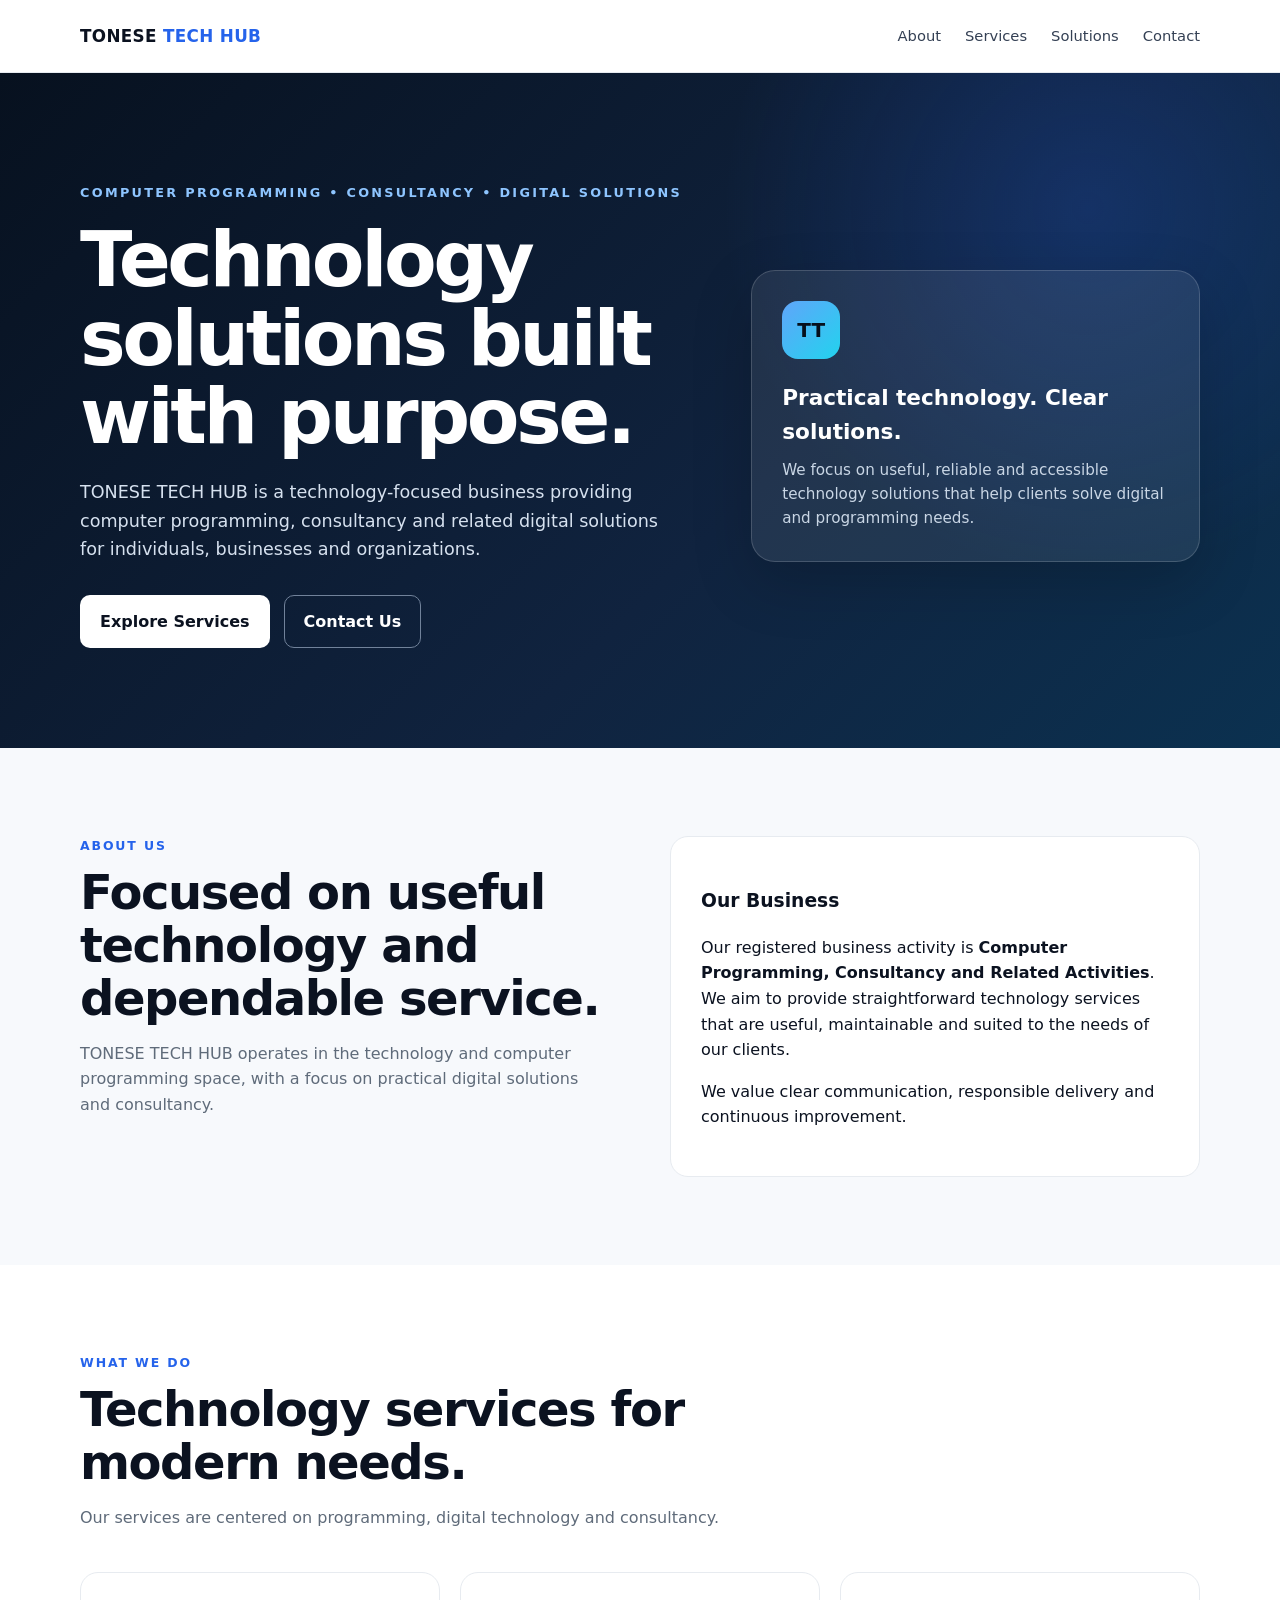
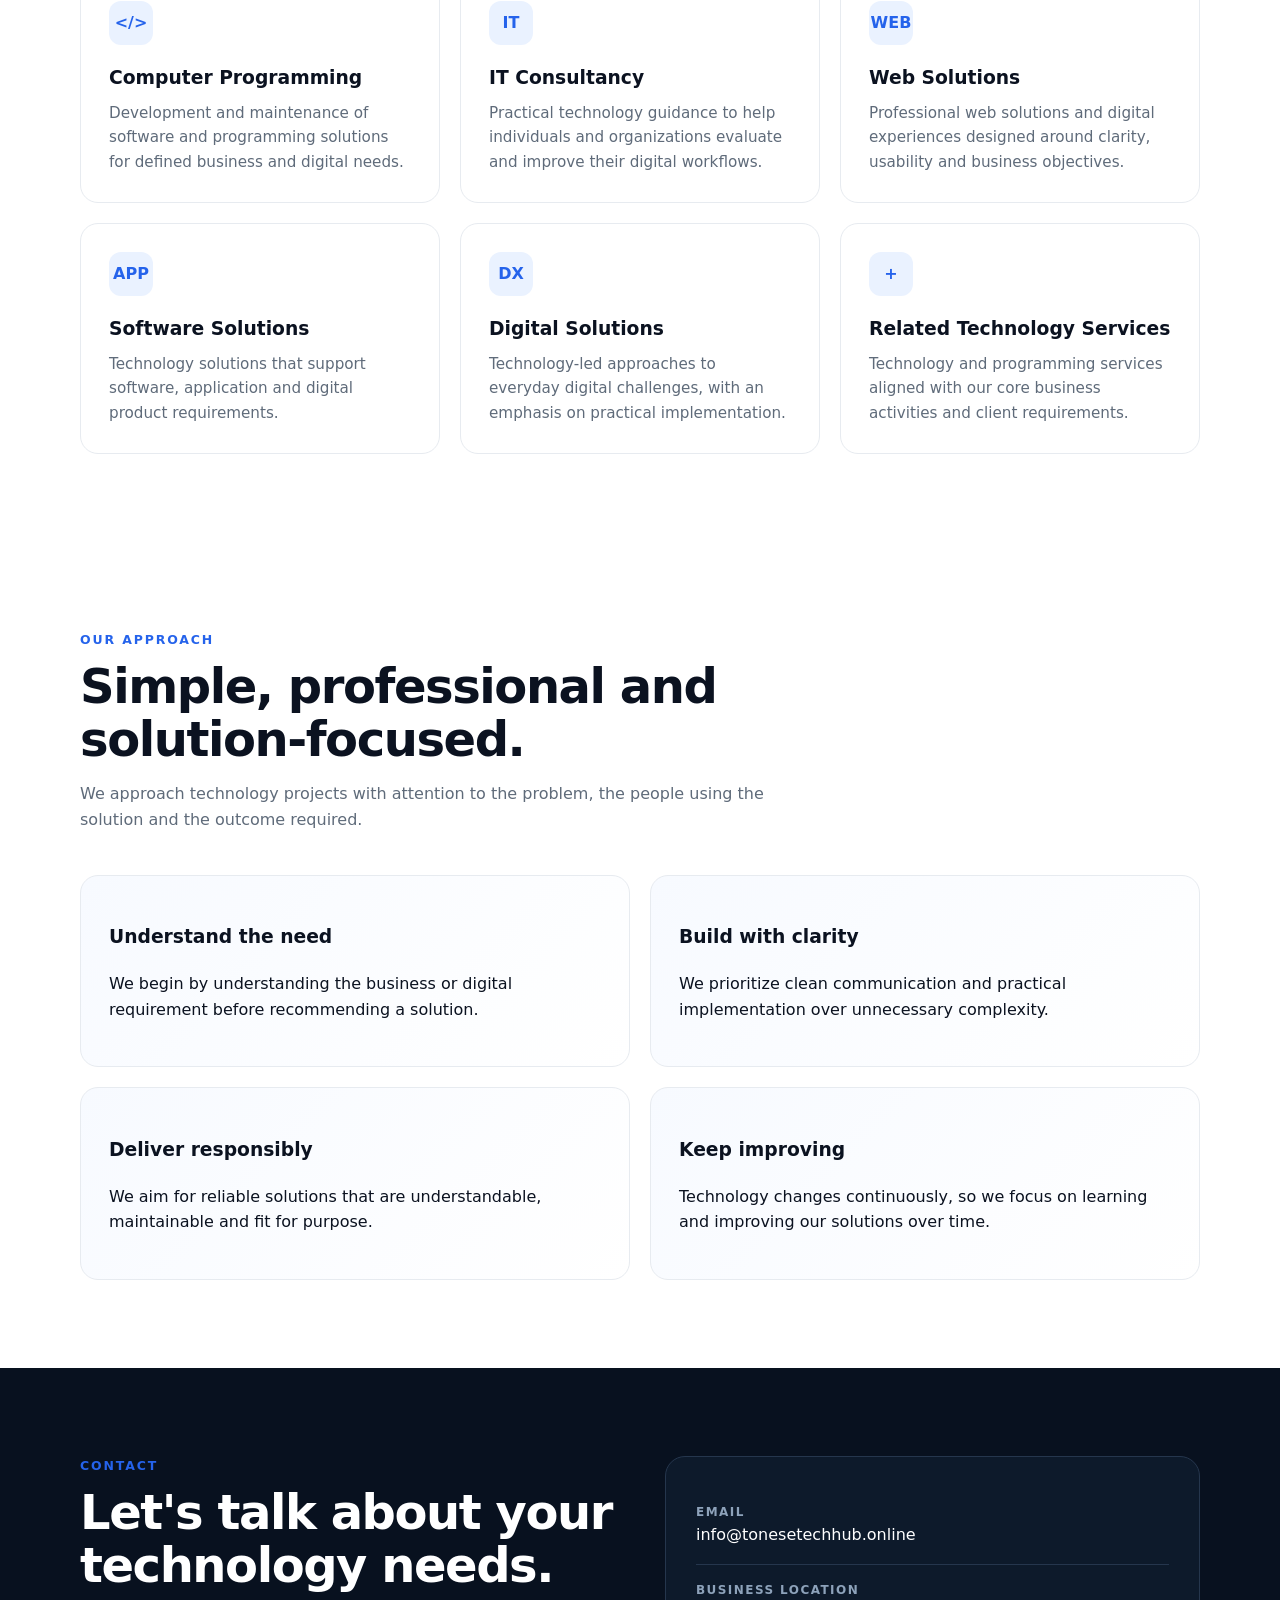
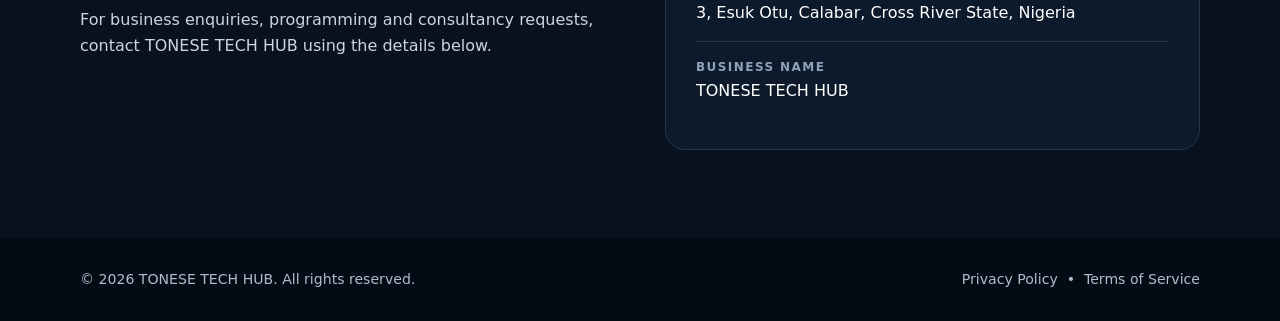
<file: index.html>
<!doctype html>
<html lang="en">
<head>
<meta charset="utf-8">
<meta name="viewport" content="width=device-width,initial-scale=1">
<title>TONESE TECH HUB | Computer Programming & Consultancy</title>
<meta name="description" content="TONESE TECH HUB provides computer programming, consultancy and related technology solutions from Calabar, Cross River State, Nigeria.">
<link rel="stylesheet" href="styles.css">
</head>
<body>
<header>
  <div class="container nav">
    <a class="brand" href="#home">TONESE <span>TECH HUB</span></a>
    <nav class="navlinks">
      <a href="#about">About</a><a href="#services">Services</a><a href="#solutions">Solutions</a><a href="#contact">Contact</a>
    </nav>
  </div>
</header>

<main>
<section class="hero" id="home">
  <div class="container hero-grid">
    <div>
      <div class="eyebrow">Computer Programming • Consultancy • Digital Solutions</div>
      <h1>Technology solutions built with purpose.</h1>
      <p>TONESE TECH HUB is a technology-focused business providing computer programming, consultancy and related digital solutions for individuals, businesses and organizations.</p>
      <div class="buttons">
        <a class="btn btn-primary" href="#services">Explore Services</a>
        <a class="btn btn-outline" href="#contact">Contact Us</a>
      </div>
    </div>
    <div class="hero-card">
      <div class="mark">TT</div>
      <h3>Practical technology. Clear solutions.</h3>
      <p>We focus on useful, reliable and accessible technology solutions that help clients solve digital and programming needs.</p>
    </div>
  </div>
</section>

<section id="about" class="about">
  <div class="container about-grid">
    <div class="section-head">
      <div class="kicker">About Us</div>
      <h2>Focused on useful technology and dependable service.</h2>
      <p>TONESE TECH HUB operates in the technology and computer programming space, with a focus on practical digital solutions and consultancy.</p>
    </div>
    <div class="about-box">
      <h3>Our Business</h3>
      <p>Our registered business activity is <strong>Computer Programming, Consultancy and Related Activities</strong>. We aim to provide straightforward technology services that are useful, maintainable and suited to the needs of our clients.</p>
      <p>We value clear communication, responsible delivery and continuous improvement.</p>
    </div>
  </div>
</section>

<section id="services">
  <div class="container">
    <div class="section-head">
      <div class="kicker">What We Do</div>
      <h2>Technology services for modern needs.</h2>
      <p>Our services are centered on programming, digital technology and consultancy.</p>
    </div>
    <div class="cards">
      <article class="card"><div class="icon">&lt;/&gt;</div><h3>Computer Programming</h3><p>Development and maintenance of software and programming solutions for defined business and digital needs.</p></article>
      <article class="card"><div class="icon">IT</div><h3>IT Consultancy</h3><p>Practical technology guidance to help individuals and organizations evaluate and improve their digital workflows.</p></article>
      <article class="card"><div class="icon">WEB</div><h3>Web Solutions</h3><p>Professional web solutions and digital experiences designed around clarity, usability and business objectives.</p></article>
      <article class="card"><div class="icon">APP</div><h3>Software Solutions</h3><p>Technology solutions that support software, application and digital product requirements.</p></article>
      <article class="card"><div class="icon">DX</div><h3>Digital Solutions</h3><p>Technology-led approaches to everyday digital challenges, with an emphasis on practical implementation.</p></article>
      <article class="card"><div class="icon">+</div><h3>Related Technology Services</h3><p>Technology and programming services aligned with our core business activities and client requirements.</p></article>
    </div>
  </div>
</section>

<section id="solutions" class="solutions">
  <div class="container">
    <div class="section-head">
      <div class="kicker">Our Approach</div>
      <h2>Simple, professional and solution-focused.</h2>
      <p>We approach technology projects with attention to the problem, the people using the solution and the outcome required.</p>
    </div>
    <div class="solution-grid">
      <div class="solution"><h3>Understand the need</h3><p>We begin by understanding the business or digital requirement before recommending a solution.</p></div>
      <div class="solution"><h3>Build with clarity</h3><p>We prioritize clean communication and practical implementation over unnecessary complexity.</p></div>
      <div class="solution"><h3>Deliver responsibly</h3><p>We aim for reliable solutions that are understandable, maintainable and fit for purpose.</p></div>
      <div class="solution"><h3>Keep improving</h3><p>Technology changes continuously, so we focus on learning and improving our solutions over time.</p></div>
    </div>
  </div>
</section>

<section id="contact" class="contact">
  <div class="container contact-grid">
    <div>
      <div class="kicker">Contact</div>
      <h2>Let's talk about your technology needs.</h2>
      <p>For business enquiries, programming and consultancy requests, contact TONESE TECH HUB using the details below.</p>
    </div>
    <div class="contact-card">
      <div class="contact-item"><div class="label">Email</div><a href="mailto:info@tonesetechhub.online">info@tonesetechhub.online</a></div>
      <div class="contact-item"><div class="label">Business Location</div><div>3, Esuk Otu, Calabar, Cross River State, Nigeria</div></div>
      <div class="contact-item"><div class="label">Business Name</div><div>TONESE TECH HUB</div></div>
    </div>
  </div>
</section>
</main>

<footer>
  <div class="container footer">
    <div>© 2026 TONESE TECH HUB. All rights reserved.</div>
    <div><a href="privacy.html">Privacy Policy</a> &nbsp;•&nbsp; <a href="terms.html">Terms of Service</a></div>
  </div>
</footer>
</body>
</html>
</file>
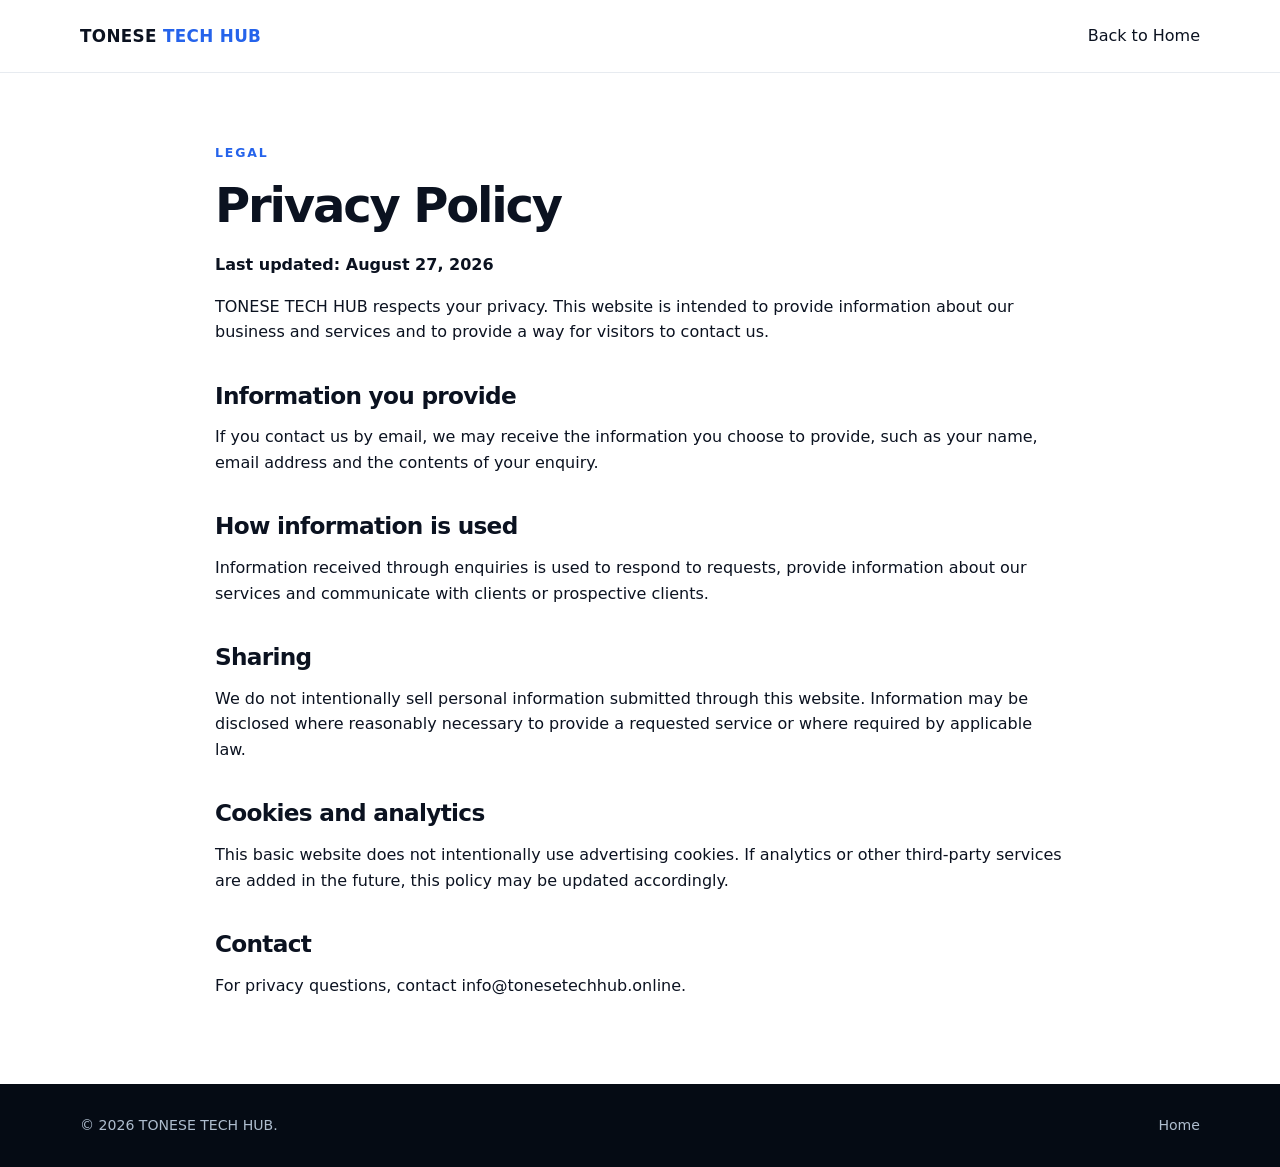
<file: privacy.html>
<!doctype html>
<html lang="en"><head><meta charset="utf-8"><meta name="viewport" content="width=device-width,initial-scale=1"><title>Privacy Policy | TONESE TECH HUB</title><link rel="stylesheet" href="styles.css"></head>
<body><header><div class="container nav"><a class="brand" href="index.html">TONESE <span>TECH HUB</span></a><a href="index.html">Back to Home</a></div></header>
<main class="legal container"><div class="kicker">Legal</div><h1>Privacy Policy</h1>
<p><strong>Last updated: August 27, 2026</strong></p>
<p>TONESE TECH HUB respects your privacy. This website is intended to provide information about our business and services and to provide a way for visitors to contact us.</p>
<h2>Information you provide</h2><p>If you contact us by email, we may receive the information you choose to provide, such as your name, email address and the contents of your enquiry.</p>
<h2>How information is used</h2><p>Information received through enquiries is used to respond to requests, provide information about our services and communicate with clients or prospective clients.</p>
<h2>Sharing</h2><p>We do not intentionally sell personal information submitted through this website. Information may be disclosed where reasonably necessary to provide a requested service or where required by applicable law.</p>
<h2>Cookies and analytics</h2><p>This basic website does not intentionally use advertising cookies. If analytics or other third-party services are added in the future, this policy may be updated accordingly.</p>
<h2>Contact</h2><p>For privacy questions, contact <a href="mailto:info@tonesetechhub.online">info@tonesetechhub.online</a>.</p>
</main><footer><div class="container footer"><div>© 2026 TONESE TECH HUB.</div><a href="index.html">Home</a></div></footer></body></html>
</file>
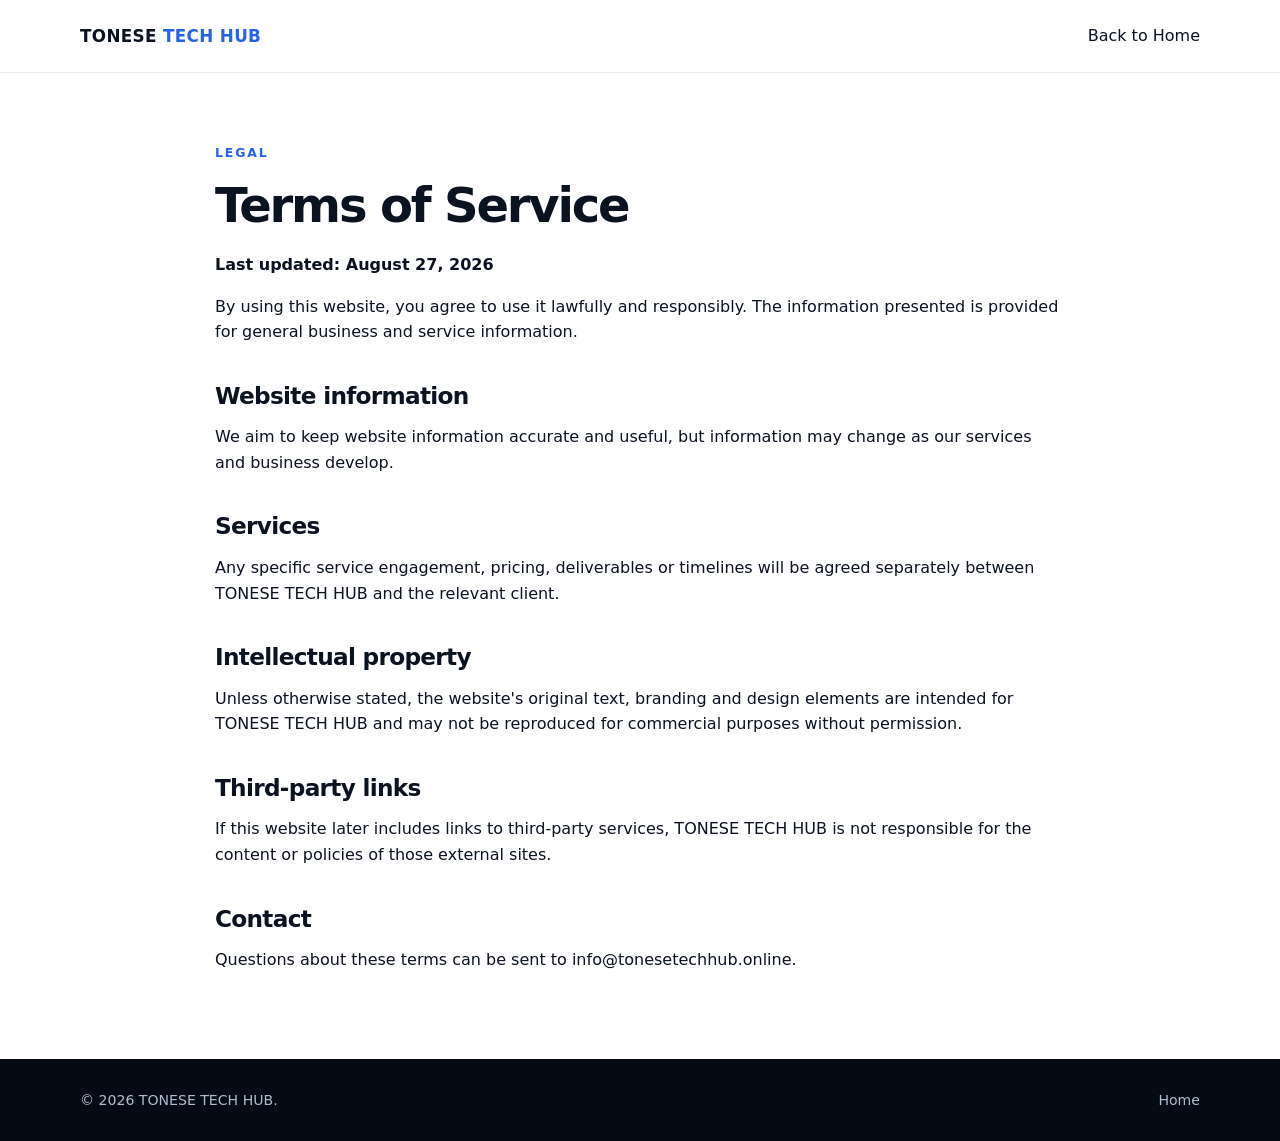
<file: terms.html>
<!doctype html>
<html lang="en"><head><meta charset="utf-8"><meta name="viewport" content="width=device-width,initial-scale=1"><title>Terms of Service | TONESE TECH HUB</title><link rel="stylesheet" href="styles.css"></head>
<body><header><div class="container nav"><a class="brand" href="index.html">TONESE <span>TECH HUB</span></a><a href="index.html">Back to Home</a></div></header>
<main class="legal container"><div class="kicker">Legal</div><h1>Terms of Service</h1>
<p><strong>Last updated: August 27, 2026</strong></p>
<p>By using this website, you agree to use it lawfully and responsibly. The information presented is provided for general business and service information.</p>
<h2>Website information</h2><p>We aim to keep website information accurate and useful, but information may change as our services and business develop.</p>
<h2>Services</h2><p>Any specific service engagement, pricing, deliverables or timelines will be agreed separately between TONESE TECH HUB and the relevant client.</p>
<h2>Intellectual property</h2><p>Unless otherwise stated, the website's original text, branding and design elements are intended for TONESE TECH HUB and may not be reproduced for commercial purposes without permission.</p>
<h2>Third-party links</h2><p>If this website later includes links to third-party services, TONESE TECH HUB is not responsible for the content or policies of those external sites.</p>
<h2>Contact</h2><p>Questions about these terms can be sent to <a href="mailto:info@tonesetechhub.online">info@tonesetechhub.online</a>.</p>
</main><footer><div class="container footer"><div>© 2026 TONESE TECH HUB.</div><a href="index.html">Home</a></div></footer></body></html>
</file>
<file: styles.css>
:root{
  --ink:#0b1220;
  --muted:#5f6b7a;
  --line:#e7ebf0;
  --bg:#f7f9fc;
  --card:#ffffff;
  --accent:#2563eb;
  --accent2:#0ea5e9;
  --dark:#08111f;
}
*{box-sizing:border-box}
html{scroll-behavior:smooth}
body{margin:0;font-family:Inter,ui-sans-serif,system-ui,-apple-system,BlinkMacSystemFont,"Segoe UI",sans-serif;color:var(--ink);background:#fff;line-height:1.6}
a{color:inherit;text-decoration:none}
.container{width:min(1120px,92%);margin:auto}
header{position:sticky;top:0;z-index:20;background:rgba(255,255,255,.94);backdrop-filter:blur(12px);border-bottom:1px solid var(--line)}
.nav{height:72px;display:flex;align-items:center;justify-content:space-between}
.brand{font-weight:800;letter-spacing:.02em;font-size:1.05rem}
.brand span{color:var(--accent)}
.navlinks{display:flex;gap:24px;font-size:.92rem;color:#344054}
.navlinks a:hover{color:var(--accent)}
.hero{background:radial-gradient(circle at 85% 20%,rgba(37,99,235,.22),transparent 30%),linear-gradient(135deg,#07111f,#10233f 60%,#0b3150);color:white;padding:110px 0 100px}
.hero-grid{display:grid;grid-template-columns:1.15fr .85fr;gap:64px;align-items:center}
.eyebrow{font-size:.8rem;text-transform:uppercase;letter-spacing:.18em;font-weight:700;color:#8ec5ff}
h1{font-size:clamp(2.6rem,6vw,5rem);line-height:1.02;margin:18px 0 22px;letter-spacing:-.045em}
.hero p{font-size:1.1rem;color:#d6e1ef;max-width:650px}
.buttons{display:flex;gap:14px;flex-wrap:wrap;margin-top:32px}
.btn{display:inline-flex;align-items:center;justify-content:center;padding:13px 19px;border-radius:10px;font-weight:700;border:1px solid transparent}
.btn-primary{background:#fff;color:#0b1220}
.btn-outline{border-color:#71829a;color:#fff}
.hero-card{background:rgba(255,255,255,.08);border:1px solid rgba(255,255,255,.16);border-radius:24px;padding:30px;box-shadow:0 20px 60px rgba(0,0,0,.18)}
.hero-card .mark{width:58px;height:58px;border-radius:16px;background:linear-gradient(135deg,#60a5fa,#22d3ee);display:grid;place-items:center;color:#06101d;font-weight:900;font-size:1.25rem}
.hero-card h3{font-size:1.35rem;margin:22px 0 8px}
.hero-card p{font-size:.95rem;margin:0;color:#c9d6e5}
section{padding:88px 0}
.section-head{max-width:720px;margin-bottom:42px}
.kicker{color:var(--accent);font-size:.78rem;text-transform:uppercase;letter-spacing:.15em;font-weight:800}
h2{font-size:clamp(2rem,4vw,3rem);line-height:1.1;margin:10px 0 14px;letter-spacing:-.03em}
.section-head p{color:var(--muted)}
.about{background:var(--bg)}
.about-grid{display:grid;grid-template-columns:1fr 1fr;gap:60px}
.about-box{background:#fff;border:1px solid var(--line);padding:30px;border-radius:18px}
.cards{display:grid;grid-template-columns:repeat(3,1fr);gap:20px}
.card{background:#fff;border:1px solid var(--line);border-radius:18px;padding:28px;transition:.2s}
.card:hover{transform:translateY(-3px);box-shadow:0 15px 35px rgba(16,24,40,.08)}
.icon{width:44px;height:44px;border-radius:12px;background:#eaf2ff;color:var(--accent);display:grid;place-items:center;font-weight:800}
.card h3{margin:18px 0 8px}
.card p{margin:0;color:var(--muted);font-size:.95rem}
.solutions{background:#fff}
.solution-grid{display:grid;grid-template-columns:repeat(2,1fr);gap:20px}
.solution{padding:28px;border-radius:18px;background:linear-gradient(135deg,#f7faff,#fff);border:1px solid var(--line)}
.contact{background:var(--dark);color:#fff}
.contact-grid{display:grid;grid-template-columns:1fr 1fr;gap:50px}
.contact p{color:#cbd5e1}
.contact-card{border:1px solid #25364d;border-radius:20px;padding:30px;background:#0d1a2b}
.contact-item{padding:16px 0;border-bottom:1px solid #25364d}
.contact-item:last-child{border-bottom:0}
.label{font-size:.75rem;text-transform:uppercase;letter-spacing:.12em;color:#8da2ba;font-weight:700}
footer{background:#050b14;color:#aebdce;padding:30px 0}
.footer{display:flex;justify-content:space-between;gap:20px;flex-wrap:wrap;font-size:.88rem}
.legal{max-width:850px;padding:70px 0}
.legal h1{font-size:3rem;color:var(--ink)}
.legal h2{font-size:1.45rem;margin-top:38px}
@media(max-width:800px){
  .navlinks{display:none}
  .hero{padding:80px 0}
  .hero-grid,.about-grid,.contact-grid,.solution-grid{grid-template-columns:1fr}
  .cards{grid-template-columns:1fr}
  section{padding:65px 0}
}
</file>
